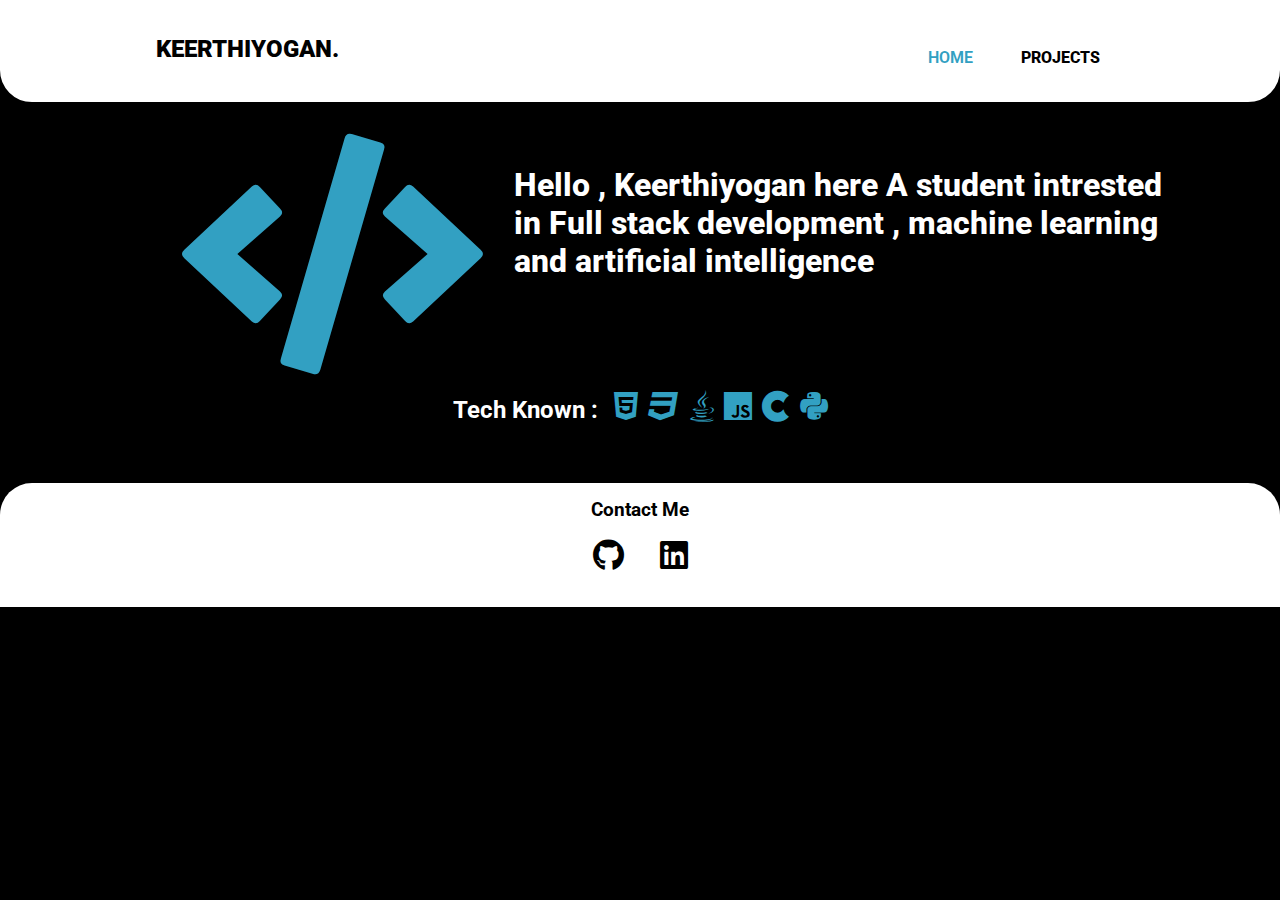
<file: index.html>
<!DOCTYPE html>
<html lang="en">
<head>
    <meta charset="UTF-8">
    <meta http-equiv="X-UA-Compatible" content="IE=edge">
    <meta name="viewport" content="width=device-width, initial-scale=1.0">
    <link rel="preconnect" href="https://fonts.gstatic.com">
    <link rel="preconnect" href="https://fonts.googleapis.com">
    <link rel="preconnect" href="https://fonts.gstatic.com" crossorigin>
    <link href="https://fonts.googleapis.com/css2?family=Roboto&display=swap" rel="stylesheet">
    <link rel="stylesheet" href="https://cdnjs.cloudflare.com/ajax/libs/font-awesome/5.15.3/css/all.min.css" referrerpolicy="no-referrer" />
    <title>Keerthiyogan.</title>
    <link rel="stylesheet" href="./styles/style.css">
    <link rel="stylesheet" href="./styles/normalize.css">
</head>
<body>
    <nav>
        <div class="container">
            <div class="branding">
                <a href="./index.html">KEERTHIYOGAN.</a>
            </div>
            <ul>
                <li><a href="./index.html" class="active">HOME</a></li>
                <!-- <li><a href="./about.html">ABOUT</a></li> -->
                <li><a href="./projects.html">Projects</a></li>
            </ul>
        </div>
    </nav>
    <header>
        <div class="sign">
            <i class="fas fa-code"></i>
        </div>
        <h1>
            Hello , Keerthiyogan here A student intrested in Full stack development , machine learning and artificial intelligence
        </h1>
    </header>
    <section class="techknow">
        <h2>
            Tech Known : <i class="fab fa-html5"><i class="fab fa-css3"><i class="fab fa-java"><i class="fab fa-js"><i class="fab fa-cuttlefish"><i class="fab fa-python"></i></i></i></i></i></i>
        </h2>
    </section>
    <footer>
        <h3>Contact Me</h3>
        <a href="https://github.com/Kyogan2001"><i class="fab fa-github"></i></a>
        <a href="#"><i class="fab fa-linkedin"></i></a>
    </footer>
    <!-- <script src="./scripts/script.js"></script> -->
</body>

</html>
</file>
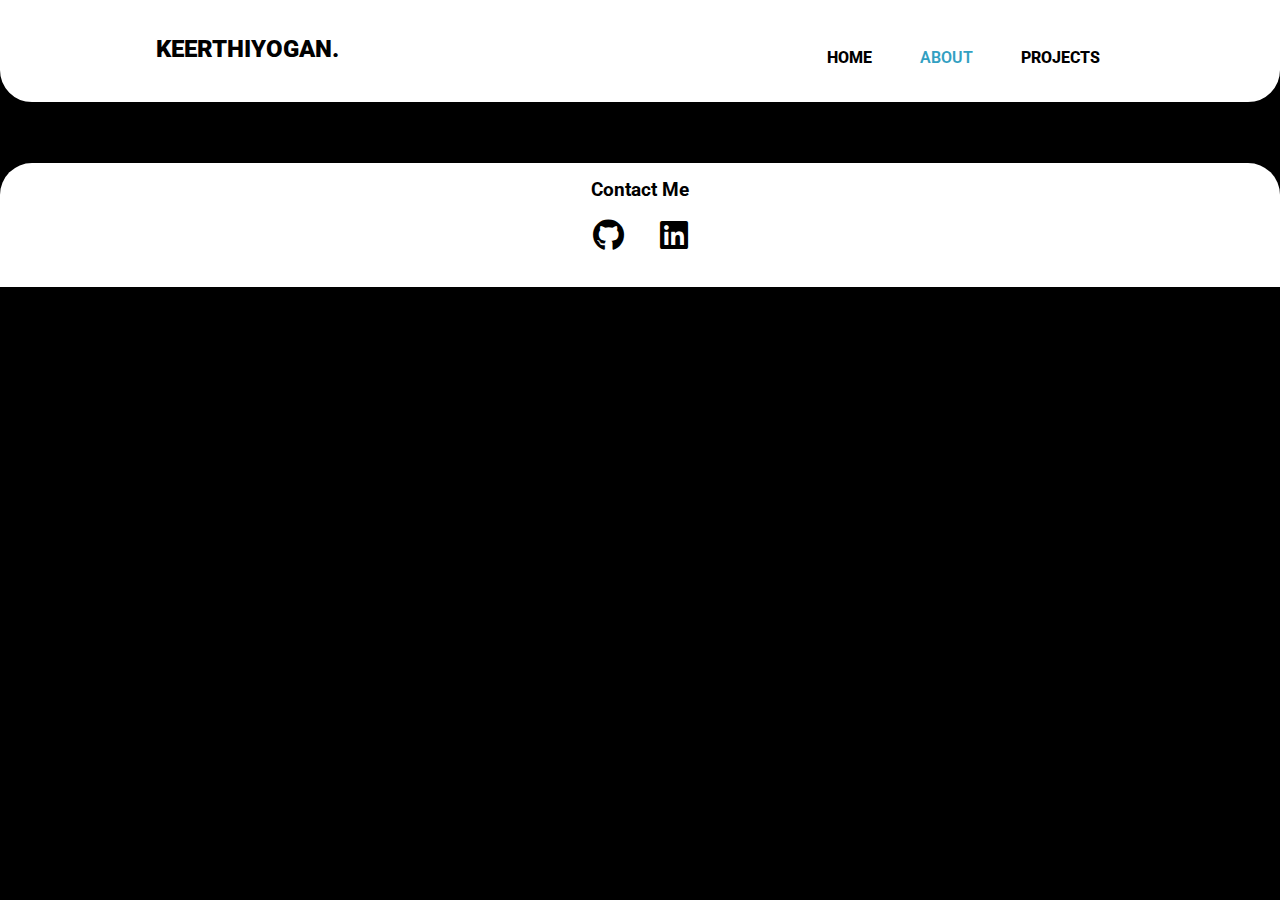
<file: about.html>
<!DOCTYPE html>
<html lang="en">
<head>
    <meta charset="UTF-8">
    <meta http-equiv="X-UA-Compatible" content="IE=edge">
    <meta name="viewport" content="width=device-width, initial-scale=1.0">
    <link rel="preconnect" href="https://fonts.gstatic.com">
    <link rel="preconnect" href="https://fonts.googleapis.com">
    <link rel="preconnect" href="https://fonts.gstatic.com" crossorigin>
    <link href="https://fonts.googleapis.com/css2?family=Roboto&display=swap" rel="stylesheet">
    <link rel="stylesheet" href="https://cdnjs.cloudflare.com/ajax/libs/font-awesome/5.15.3/css/all.min.css" referrerpolicy="no-referrer" />
    <title>Document</title>
    <link rel="stylesheet" href="./styles/style.css">
    <link rel="stylesheet" href="./styles/normalize.css">
</head>
<body>
    <nav>
        <div class="container">
            <div class="branding">
                <a href="./index.html">KEERTHIYOGAN.</a>
            </div>
            <ul>
                <li><a href="./index.html">HOME</a></li>
                <li><a href="./about.html" class="active">ABOUT</a></li>
                <li><a href="./projects.html">Projects</a></li>
            </ul>
        </div>
    </nav>
    <section class="AboutME">
        <h2></h2>
    </section>
    <footer>
        <h3>Contact Me</h3>
        <a href="#"><i class="fab fa-github"></i></a>
        <a href="#"><i class="fab fa-linkedin"></i></a>
    </footer>
</body>
</html>
</file>
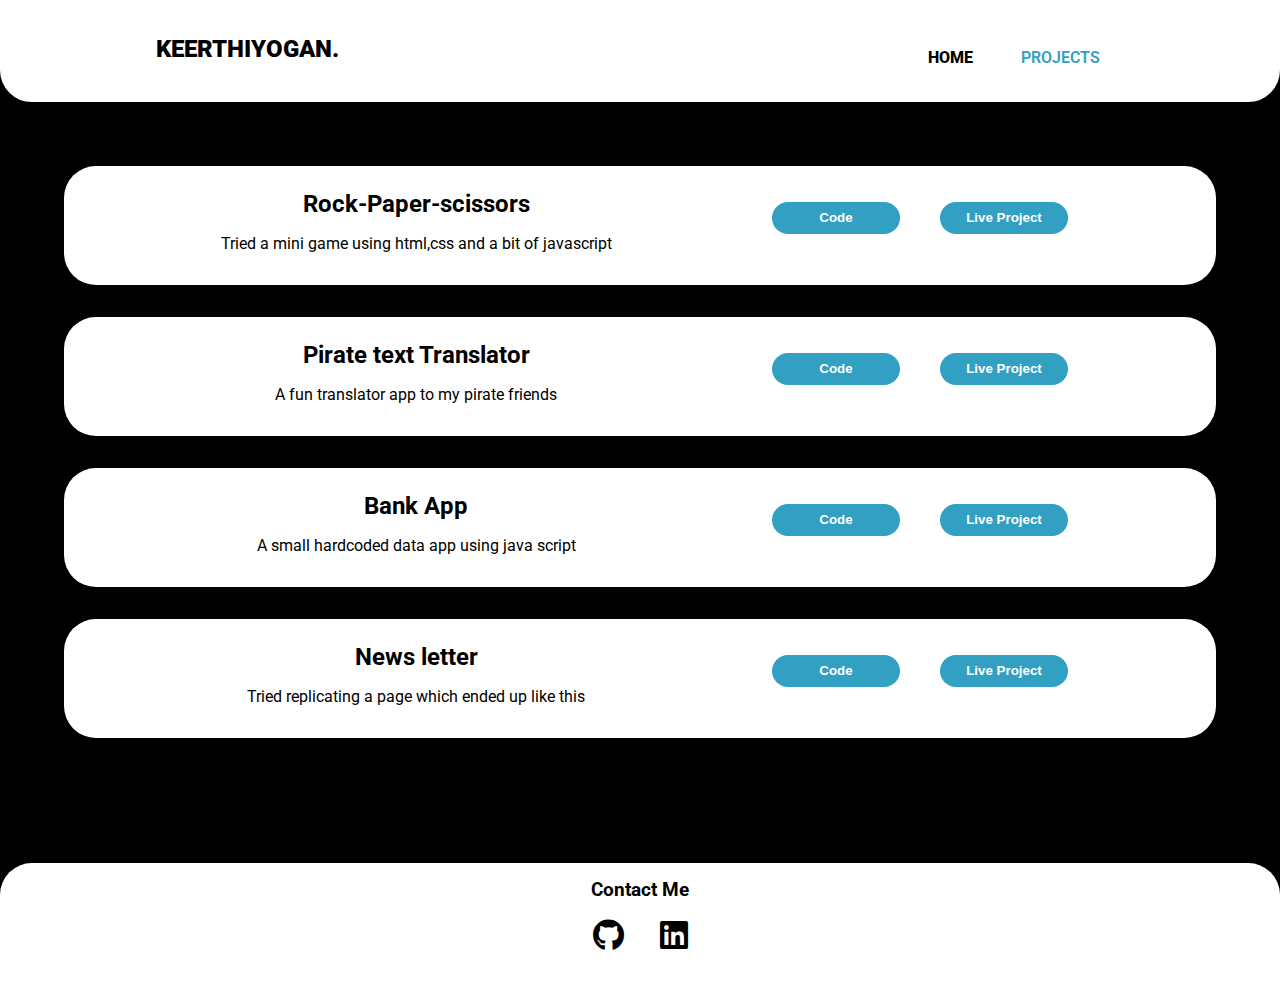
<file: projects.html>
<!DOCTYPE html>
<html lang="en">
<head>
    <meta charset="UTF-8">
    <meta http-equiv="X-UA-Compatible" content="IE=edge">
    <meta name="viewport" content="width=device-width, initial-scale=1.0">
    <link rel="preconnect" href="https://fonts.gstatic.com">
    <link rel="preconnect" href="https://fonts.googleapis.com">
    <link rel="preconnect" href="https://fonts.gstatic.com" crossorigin>
    <link href="https://fonts.googleapis.com/css2?family=Roboto&display=swap" rel="stylesheet">
    <link rel="stylesheet" href="https://cdnjs.cloudflare.com/ajax/libs/font-awesome/5.15.3/css/all.min.css" referrerpolicy="no-referrer" />
    <title>Document</title>
    <link rel="stylesheet" href="./styles/style.css">
    <!-- <link rel="stylesheet" href="./styles/normalize.css"> -->
</head>
<body>
    <nav>
        <div class="container">
            <div class="branding">
                <a href="./index.html">KEERTHIYOGAN.</a>
            </div>
            <ul>
                <li><a href="./index.html">HOME</a></li>
                <!-- <li><a href="./about.html">ABOUT</a></li> -->
                <li><a href="./projects.html" class="active">Projects</a></li>
            </ul>
        </div>
    </nav>
    <section class="projects">
        <!-- <section class="project0">
            <div class="project0-title">
                <h2>General Knowledge Quiz app</h2>
                <p>A small quiz app made with the help of repl and nodejs</p>
            </div>
            <div class="btn">
                <a href="#"><button>Code</button></a>
                <a href="#"><button>Live Project</button></a>
            </div>
        </section> -->
        <section class="project0">
            <div class="project0-title">
                <h2>Rock-Paper-scissors</h2>
                <p>Tried a mini game using html,css and a bit of javascript</p>
            </div>
            <div class="btn">
                <a href="https://github.com/Kyogan2001/Rock-Paper-Sissors-By-Keerthiyogan.git"><button>Code</button></a>
                <a href="https://rock-paper-scissors-kyo.netlify.app/"><button>Live Project</button></a>
            </div>
        </section>
        <section class="project0">
            <div class="project0-title">
                <h2>Pirate text Translator</h2>
                <p>A fun translator app to my pirate friends</p>
            </div>
            <div class="btn">
                <a href="https://github.com/Kyogan2001/pirate_text_translator.git"><button>Code</button></a>
                <a href="https://pirate-translator-kyogan.netlify.app/"><button>Live Project</button></a>
            </div>
        </section>
        <section class="project0">
            <div class="project0-title">
                <h2>Bank App</h2>
                <p>A small hardcoded data app using java script</p>
            </div>
            <div class="btn">
                <a href="https://github.com/Kyogan2001/bank_app_sample.git"><button>Code</button></a>
                <a href="https://bank-app-kyogan.netlify.app/"><button>Live Project</button></a>
            </div>
        </section>
        <section class="project0">
            <div class="project0-title">
                <h2>News letter</h2>
                <p>Tried replicating a page which ended up like this</p>
            </div>
            <div class="btn">
                <a href="https://github.com/Kyogan2001/trial-1-internship-1.git"><button>Code</button></a>
                <a href="https://news-letter-kyogan.netlify.app/"><button>Live Project</button></a>
            </div>
        </section>
    </section>
    <footer>
        <h3>Contact Me</h3>
        <a href="https://github.com/Kyogan2001"><i class="fab fa-github"></i></a>
        <a href="#"><i class="fab fa-linkedin"></i></a>
    </footer>
</body>
</html>
</file>
<file: styles/style.css>
@import url('https://fonts.googleapis.com/css2?family=Roboto&display=swap');



:root{
    --white-color:#fff;
    --dark-color:#1c2042;
}

*{
    margin: 0;
    padding: 0;
    box-sizing: border-box;
}

html{
    font-size: 16px;
}

/* .btn{
    height: 1.5rem;
    border: 1px solid #32a0c2;
    border-radius: 3px;
    cursor:pointer;
    text-align: center;
    width: 5rem;
    padding: 5px 10px;
} */

.container{
    width:80%;
    margin: auto;
    overflow: hidden;
}

a{
    color: rgb(255, 255, 255);
    text-decoration: none;
    font-size: 1rem;
}
li{
    list-style: none;
    font-size: 1rem;
    color: #fff;
}

body{
    font-family: 'Roboto', sans-serif;
    padding: 0;
    margin:0;
    background-color: #000000;
    min-width: 80vh;
    min-height: 80vh;
}

nav{
    background-color: rgb(255, 255, 255);
    color: rgb(0, 0, 0);
    padding: 2rem;
    min-height: 4.5rem;
    border: 3px solid #ffffff;
    border-bottom-left-radius: 2rem;
    border-bottom-right-radius: 2rem;
    text-decoration: none;
}


nav a{
    text-transform: uppercase;
    text-decoration: none;
    color: rgb(0, 0, 0);
}

nav li{
    float: left;
    display: inline;
    /* paddind top left bottom right ---- clockwise*/
    padding:0 1.5rem;
    font-weight: 800;
}

nav .branding{
    float: left;
}

nav .branding a{
    margin: 0;
    font-size: 1.5rem;
    font-weight: 1000;
    margin-top: 0.8rem;
}


nav ul{
    float: right;
    margin-top: 0.8rem;
    font-weight: 500;
}

nav ul li a.active{
    color:#32a0c2;
    font-weight: 600;
}
 
nav ul li a:hover{
    color: #32a0c2;
    font-weight: 600;
}

header{
    margin: 2rem;
    color: #fff;
    width: 90%;
    display: flex;
}

.summary{
    display: block;
    align-items: center;
}
h1{
    margin-top: 2rem;
    font-weight: 800;
    text-align: start;
    width: 80%;
    float: left;
}




header .sign{
    font-size: 15rem;
    width: 50%;
    overflow:inherit;
    justify-content:center;
    float: right;
    margin: 0 2rem;
}

header .sign i{
    color:#32a0c2;
    float: right;
}

.techknow{
    margin-top: -1rem;
    margin-bottom:2rem ;
    color: #fff;
    width: 100%;
    display: flex;
    justify-content: center;
}

.techknow h2{
    text-align: center;
    line-height: 1px;
    /* margin: auto; */
}

.techknow i{
    color: #32a0c2;
    font-size: 2rem;
    margin: none;
    margin-left: 10px;
}

footer{
    background-color: #fff;
    color: #000000;
    padding: 1rem;
    text-align: center;
    border-top-left-radius:2rem;
    border-top-right-radius:2rem;
    margin-top: 3.8rem;
    padding-bottom: 2rem;
}
h3{
    margin-bottom:1rem ;
}

footer a{
    color: #000000;
    font-size: 2rem;
    margin: 1rem;
}

footer a:hover{
    color: #32a0c2;
}


.AboutME{
    background-color: #fff;
}


.projects{
    padding: 2rem;
    background-color: rgb(0, 0, 0);
    display:block;
}
.project0,
.project1,
.project2{
    background-color: #fff;
    margin: 2rem;
    padding: 1rem;
    border-radius: 2rem;
    display: flex;
}

.projects .project0-title{
    width: 60%;
}
.projects h2{
    margin: 0.5rem 0;
    text-align: center;
}


.projects .btn{
    width: auto;
    float: right;
    display: flex;
    width: 20%;
}

.projects p{
    margin: 1rem;
    text-align: center;
}

.projects .btn button{
    margin: 20px;
    display: block;
    border: none;
    min-height: 2rem;
    min-width: 8rem;
    background-color:#32a0c2;
    color: #fff;
    font-weight: 800;
    float: left;
    border-radius: 2rem;
    transition: all 0.1s ease;
    cursor: pointer;
}

.projects .btn button:hover{
    transform: translateY(1px);
    box-shadow: 1px 1px 3px #000000;
}

.projects .btn button:focus{
    box-shadow: none;
}


@media (max-width: 768px) {
    nav .branding,
    nav ul,
    nav ul li {
      float: none;
      text-align: center;
      width: 100%;
    }

    body{
        min-width: auto;
        min-height: auto;
    }

    header{
        display: flex;
    }

    .techknow{

    }

    h2{
        margin: none;
    }

    /* header .sign{
        font-size: 10rem;
        width: 50%;
        justify-content:center;
        float: right;
        margin: 0 2rem;
    } */

    .projects{
        display:block;
    }

    .projects .btn{
        display:block;
    }

}
</file>
